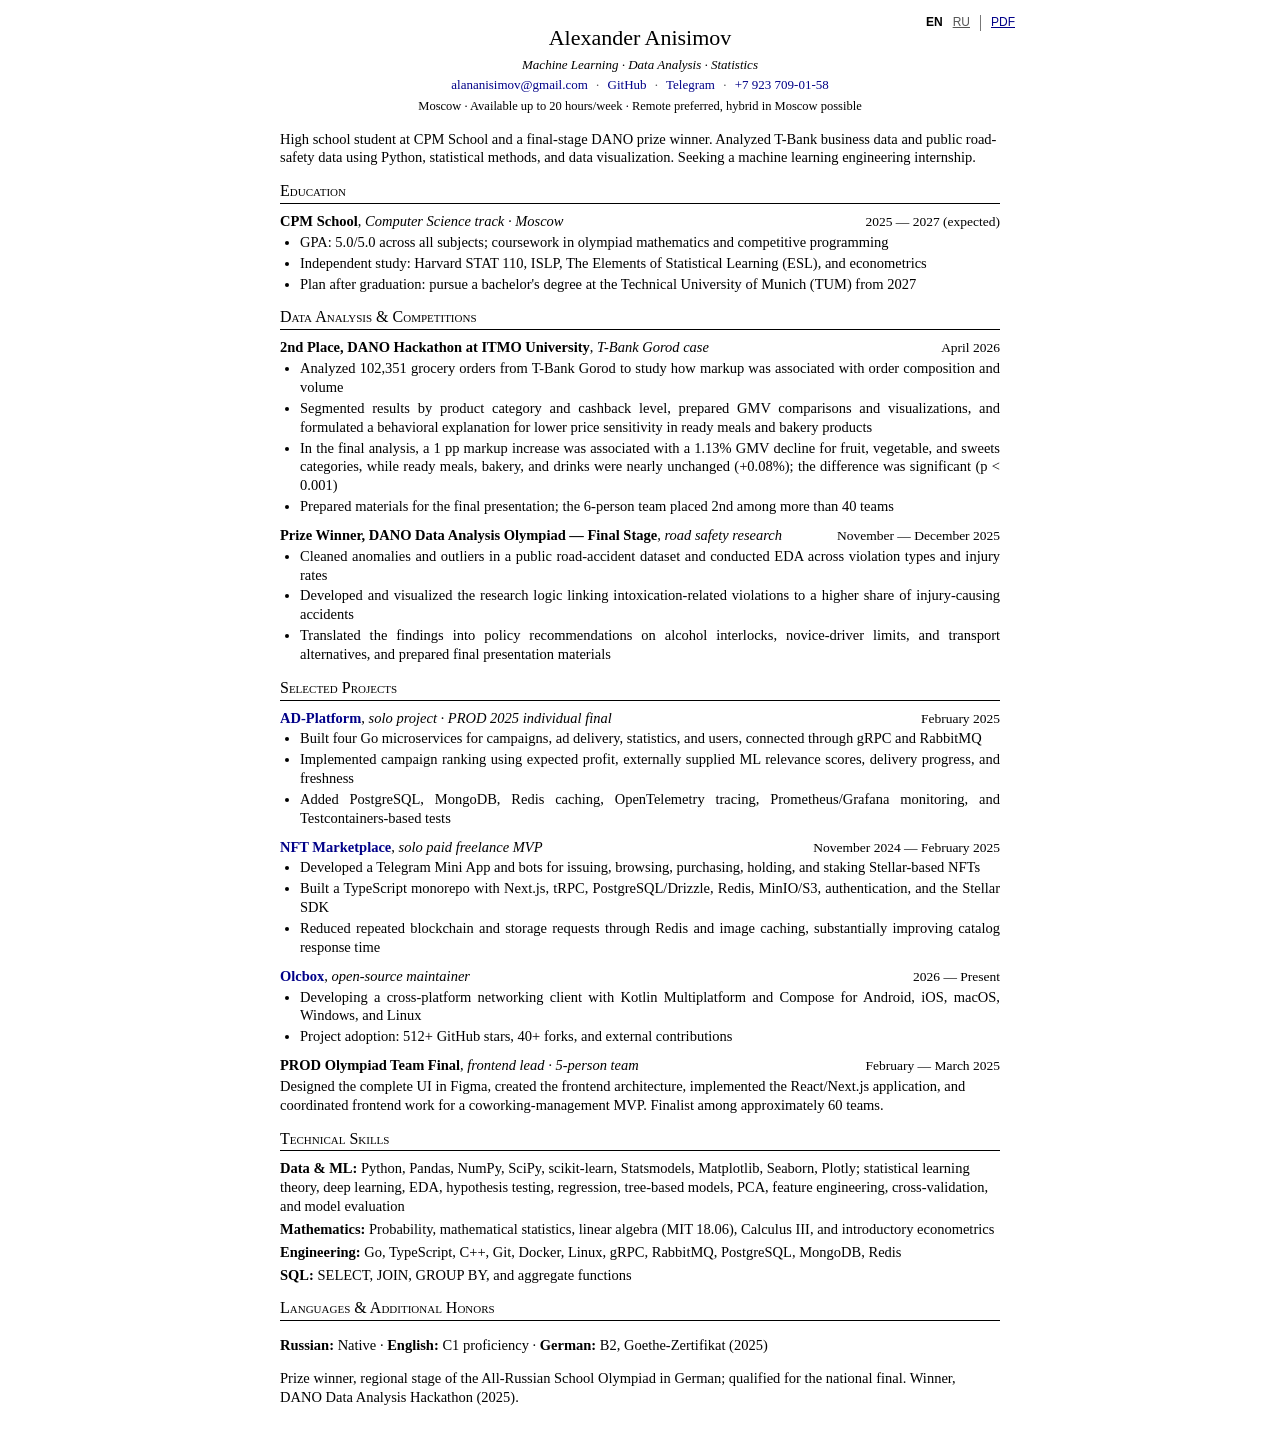
<file: index.html>
<!DOCTYPE html>
<html lang="en">
<head>
    <meta charset="UTF-8">
    <meta name="viewport" content="width=device-width, initial-scale=1.0">
    <title>Alexander Anisimov | CV</title>
    <meta name="description" content="Alexander Anisimov — final-stage DANO prize winner seeking a machine learning engineering internship. Experience with Python, statistical learning, and business data.">

    <link rel="canonical" href="https://aanisimov.com/">
    <link rel="alternate" hreflang="en" href="https://aanisimov.com/">
    <link rel="alternate" hreflang="ru" href="https://aanisimov.com/ru/">
    <link rel="alternate" hreflang="x-default" href="https://aanisimov.com/">
    <link rel="stylesheet" href="/styles.css">
</head>
<body>
    <nav class="page-actions" aria-label="CV actions">
        <span class="active" aria-current="page">EN</span>
        <a href="/ru/" lang="ru">RU</a>
        <a class="download-link" href="/output/pdf/alexander-anisimov-cv-en.pdf" download>PDF</a>
    </nav>

    <header class="cv-header">
        <h1>Alexander Anisimov</h1>
        <p class="headline">Machine Learning · Data Analysis · Statistics</p>
        <div class="contact-info">
            <a href="mailto:alananisimov@gmail.com">alananisimov@gmail.com</a>
            <span class="separator" aria-hidden="true">·</span>
            <a href="https://github.com/alananisimov" target="_blank" rel="noopener">GitHub</a>
            <span class="separator" aria-hidden="true">·</span>
            <a href="https://t.me/hollz69" target="_blank" rel="noopener">Telegram</a>
            <span class="separator" aria-hidden="true">·</span>
            <a href="tel:+79237090158">+7 923 709-01-58</a>
        </div>
        <p class="availability">Moscow · Available up to 20 hours/week · Remote preferred, hybrid in Moscow possible</p>
    </header>

    <main>
        <section class="profile" aria-label="Profile">
            <p>High school student at CPM School and a final-stage DANO prize winner. Analyzed T-Bank business data and public road-safety data using Python, statistical methods, and data visualization. Seeking a machine learning engineering internship.</p>
        </section>

        <section>
            <h2>Education</h2>
            <article class="entry-block">
                <div class="entry">
                    <div><span class="entry-title">CPM School</span>, <span class="entry-location">Computer Science track · Moscow</span></div>
                    <div class="entry-date">2025 — 2027 (expected)</div>
                </div>
                <ul>
                    <li>GPA: 5.0/5.0 across all subjects; coursework in olympiad mathematics and competitive programming</li>
                    <li>Independent study: Harvard STAT 110, ISLP, The Elements of Statistical Learning (ESL), and econometrics</li>
                    <li>Plan after graduation: pursue a bachelor's degree at the Technical University of Munich (TUM) from 2027</li>
                </ul>
            </article>
        </section>

        <section>
            <h2>Data Analysis & Competitions</h2>

            <article class="entry-block">
                <div class="entry">
                    <div><span class="entry-title">2nd Place, DANO Hackathon at ITMO University</span>, <span class="entry-location">T-Bank Gorod case</span></div>
                    <div class="entry-date">April 2026</div>
                </div>
                <ul>
                    <li>Analyzed 102,351 grocery orders from T-Bank Gorod to study how markup was associated with order composition and volume</li>
                    <li>Segmented results by product category and cashback level, prepared GMV comparisons and visualizations, and formulated a behavioral explanation for lower price sensitivity in ready meals and bakery products</li>
                    <li>In the final analysis, a 1 pp markup increase was associated with a 1.13% GMV decline for fruit, vegetable, and sweets categories, while ready meals, bakery, and drinks were nearly unchanged (+0.08%); the difference was significant (p &lt; 0.001)</li>
                    <li>Prepared materials for the final presentation; the 6-person team placed 2nd among more than 40 teams</li>
                </ul>
            </article>

            <article class="entry-block">
                <div class="entry">
                    <div><span class="entry-title">Prize Winner, DANO Data Analysis Olympiad — Final Stage</span>, <span class="entry-location">road safety research</span></div>
                    <div class="entry-date">November — December 2025</div>
                </div>
                <ul>
                    <li>Cleaned anomalies and outliers in a public road-accident dataset and conducted EDA across violation types and injury rates</li>
                    <li>Developed and visualized the research logic linking intoxication-related violations to a higher share of injury-causing accidents</li>
                    <li>Translated the findings into policy recommendations on alcohol interlocks, novice-driver limits, and transport alternatives, and prepared final presentation materials</li>
                </ul>
            </article>

        </section>

        <section>
            <h2>Selected Projects</h2>

            <article class="entry-block">
                <div class="entry">
                    <div><a class="entry-title" href="https://github.com/alananisimov/ad-platform" target="_blank" rel="noopener">AD-Platform</a>, <span class="entry-location">solo project · PROD 2025 individual final</span></div>
                    <div class="entry-date">February 2025</div>
                </div>
                <ul>
                    <li>Built four Go microservices for campaigns, ad delivery, statistics, and users, connected through gRPC and RabbitMQ</li>
                    <li>Implemented campaign ranking using expected profit, externally supplied ML relevance scores, delivery progress, and freshness</li>
                    <li>Added PostgreSQL, MongoDB, Redis caching, OpenTelemetry tracing, Prometheus/Grafana monitoring, and Testcontainers-based tests</li>
                </ul>
            </article>

            <article class="entry-block">
                <div class="entry">
                    <div><a class="entry-title" href="https://github.com/alananisimov/nft-marketplace" target="_blank" rel="noopener">NFT Marketplace</a>, <span class="entry-location">solo paid freelance MVP</span></div>
                    <div class="entry-date">November 2024 — February 2025</div>
                </div>
                <ul>
                    <li>Developed a Telegram Mini App and bots for issuing, browsing, purchasing, holding, and staking Stellar-based NFTs</li>
                    <li>Built a TypeScript monorepo with Next.js, tRPC, PostgreSQL/Drizzle, Redis, MinIO/S3, authentication, and the Stellar SDK</li>
                    <li>Reduced repeated blockchain and storage requests through Redis and image caching, substantially improving catalog response time</li>
                </ul>
            </article>

            <article class="entry-block">
                <div class="entry">
                    <div><a class="entry-title" href="https://github.com/alananisimov/olcbox" target="_blank" rel="noopener">Olcbox</a>, <span class="entry-location">open-source maintainer</span></div>
                    <div class="entry-date">2026 — Present</div>
                </div>
                <ul>
                    <li>Developing a cross-platform networking client with Kotlin Multiplatform and Compose for Android, iOS, macOS, Windows, and Linux</li>
                    <li>Project adoption: 512+ GitHub stars, 40+ forks, and external contributions</li>
                </ul>
            </article>

            <article class="entry-block compact-entry">
                <div class="entry">
                    <div><span class="entry-title">PROD Olympiad Team Final</span>, <span class="entry-location">frontend lead · 5-person team</span></div>
                    <div class="entry-date">February — March 2025</div>
                </div>
                <p class="entry-summary">Designed the complete UI in Figma, created the frontend architecture, implemented the React/Next.js application, and coordinated frontend work for a coworking-management MVP. Finalist among approximately 60 teams.</p>
            </article>
        </section>

        <section>
            <h2>Technical Skills</h2>
            <div class="skills-grid">
                <p><strong>Data & ML:</strong> Python, Pandas, NumPy, SciPy, scikit-learn, Statsmodels, Matplotlib, Seaborn, Plotly; statistical learning theory, deep learning, EDA, hypothesis testing, regression, tree-based models, PCA, feature engineering, cross-validation, and model evaluation</p>
                <p><strong>Mathematics:</strong> Probability, mathematical statistics, linear algebra (MIT 18.06), Calculus III, and introductory econometrics</p>
                <p><strong>Engineering:</strong> Go, TypeScript, C++, Git, Docker, Linux, gRPC, RabbitMQ, PostgreSQL, MongoDB, Redis</p>
                <p><strong>SQL:</strong> SELECT, JOIN, GROUP BY, and aggregate functions</p>
            </div>
        </section>

        <section>
            <h2>Languages & Additional Honors</h2>
            <p><strong>Russian:</strong> Native · <strong>English:</strong> C1 proficiency · <strong>German:</strong> B2, Goethe-Zertifikat (2025)</p>
            <p class="entry-summary">Prize winner, regional stage of the All-Russian School Olympiad in German; qualified for the national final. Winner, DANO Data Analysis Hackathon (2025).</p>
        </section>
    </main>
</body>
</html>
</file>
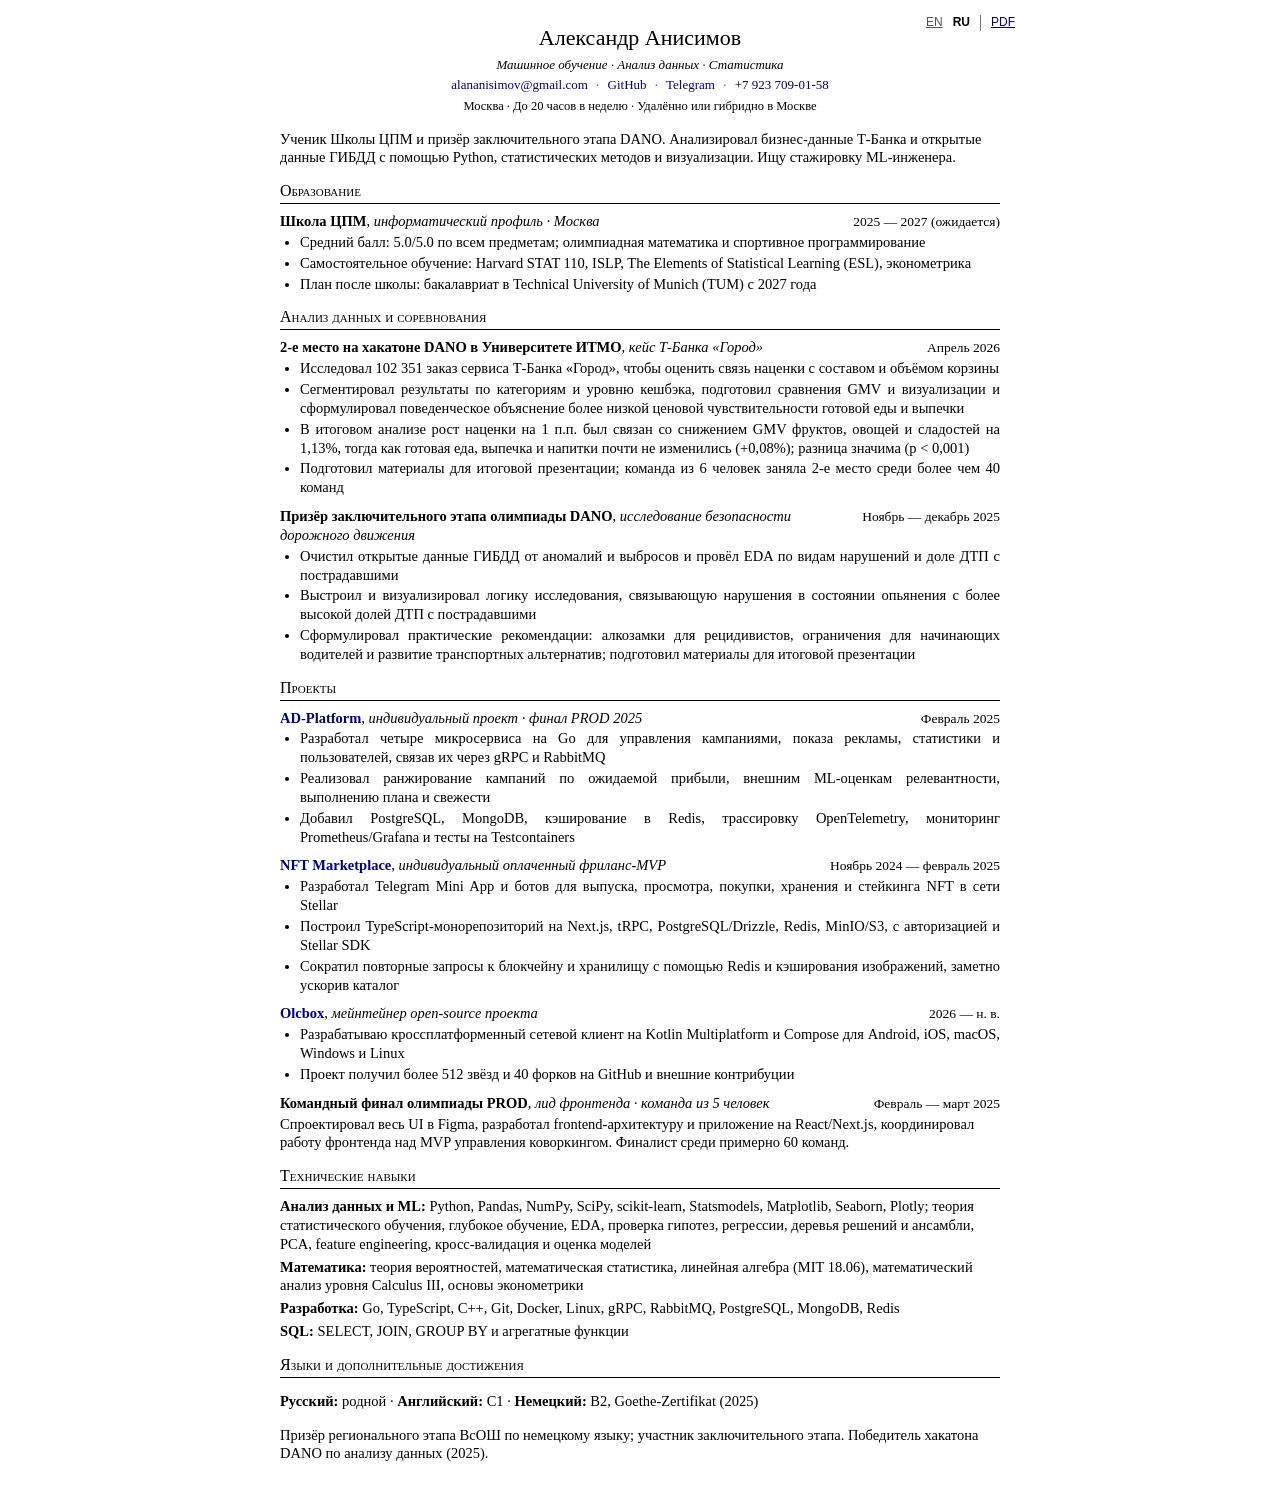
<file: ru/index.html>
<!DOCTYPE html>
<html lang="ru">
<head>
    <meta charset="UTF-8">
    <meta name="viewport" content="width=device-width, initial-scale=1.0">
    <title>Александр Анисимов | CV</title>
    <meta name="description" content="Александр Анисимов — призёр заключительного этапа DANO, ищет стажировку ML-инженера. Python, статистическое обучение и бизнес-данные.">

    <link rel="canonical" href="https://aanisimov.com/ru/">
    <link rel="alternate" hreflang="en" href="https://aanisimov.com/">
    <link rel="alternate" hreflang="ru" href="https://aanisimov.com/ru/">
    <link rel="alternate" hreflang="x-default" href="https://aanisimov.com/">
    <link rel="stylesheet" href="/styles.css">
</head>
<body>
    <nav class="page-actions" aria-label="Действия с CV">
        <a href="/" lang="en">EN</a>
        <span class="active" aria-current="page">RU</span>
        <a class="download-link" href="/output/pdf/alexander-anisimov-cv-ru.pdf" download>PDF</a>
    </nav>

    <header class="cv-header">
        <h1>Александр Анисимов</h1>
        <p class="headline">Машинное обучение · Анализ данных · Статистика</p>
        <div class="contact-info">
            <a href="mailto:alananisimov@gmail.com">alananisimov@gmail.com</a>
            <span class="separator" aria-hidden="true">·</span>
            <a href="https://github.com/alananisimov" target="_blank" rel="noopener">GitHub</a>
            <span class="separator" aria-hidden="true">·</span>
            <a href="https://t.me/hollz69" target="_blank" rel="noopener">Telegram</a>
            <span class="separator" aria-hidden="true">·</span>
            <a href="tel:+79237090158">+7 923 709-01-58</a>
        </div>
        <p class="availability">Москва · До 20 часов в неделю · Удалённо или гибридно в Москве</p>
    </header>

    <main>
        <section class="profile" aria-label="Профиль">
            <p>Ученик Школы ЦПМ и призёр заключительного этапа DANO. Анализировал бизнес-данные Т-Банка и открытые данные ГИБДД с помощью Python, статистических методов и визуализации. Ищу стажировку ML-инженера.</p>
        </section>

        <section>
            <h2>Образование</h2>
            <article class="entry-block">
                <div class="entry">
                    <div><span class="entry-title">Школа ЦПМ</span>, <span class="entry-location">информатический профиль · Москва</span></div>
                    <div class="entry-date">2025 — 2027 (ожидается)</div>
                </div>
                <ul>
                    <li>Средний балл: 5.0/5.0 по всем предметам; олимпиадная математика и спортивное программирование</li>
                    <li>Самостоятельное обучение: Harvard STAT 110, ISLP, The Elements of Statistical Learning (ESL), эконометрика</li>
                    <li>План после школы: бакалавриат в Technical University of Munich (TUM) с 2027 года</li>
                </ul>
            </article>
        </section>

        <section>
            <h2>Анализ данных и соревнования</h2>

            <article class="entry-block">
                <div class="entry">
                    <div><span class="entry-title">2-е место на хакатоне DANO в Университете ИТМО</span>, <span class="entry-location">кейс Т-Банка «Город»</span></div>
                    <div class="entry-date">Апрель 2026</div>
                </div>
                <ul>
                    <li>Исследовал 102 351 заказ сервиса Т-Банка «Город», чтобы оценить связь наценки с составом и объёмом корзины</li>
                    <li>Сегментировал результаты по категориям и уровню кешбэка, подготовил сравнения GMV и визуализации и сформулировал поведенческое объяснение более низкой ценовой чувствительности готовой еды и выпечки</li>
                    <li>В итоговом анализе рост наценки на 1 п.п. был связан со снижением GMV фруктов, овощей и сладостей на 1,13%, тогда как готовая еда, выпечка и напитки почти не изменились (+0,08%); разница значима (p &lt; 0,001)</li>
                    <li>Подготовил материалы для итоговой презентации; команда из 6 человек заняла 2-е место среди более чем 40 команд</li>
                </ul>
            </article>

            <article class="entry-block">
                <div class="entry">
                    <div><span class="entry-title">Призёр заключительного этапа олимпиады DANO</span>, <span class="entry-location">исследование безопасности дорожного движения</span></div>
                    <div class="entry-date">Ноябрь — декабрь 2025</div>
                </div>
                <ul>
                    <li>Очистил открытые данные ГИБДД от аномалий и выбросов и провёл EDA по видам нарушений и доле ДТП с пострадавшими</li>
                    <li>Выстроил и визуализировал логику исследования, связывающую нарушения в состоянии опьянения с более высокой долей ДТП с пострадавшими</li>
                    <li>Сформулировал практические рекомендации: алкозамки для рецидивистов, ограничения для начинающих водителей и развитие транспортных альтернатив; подготовил материалы для итоговой презентации</li>
                </ul>
            </article>

        </section>

        <section>
            <h2>Проекты</h2>

            <article class="entry-block">
                <div class="entry">
                    <div><a class="entry-title" href="https://github.com/alananisimov/ad-platform" target="_blank" rel="noopener">AD-Platform</a>, <span class="entry-location">индивидуальный проект · финал PROD 2025</span></div>
                    <div class="entry-date">Февраль 2025</div>
                </div>
                <ul>
                    <li>Разработал четыре микросервиса на Go для управления кампаниями, показа рекламы, статистики и пользователей, связав их через gRPC и RabbitMQ</li>
                    <li>Реализовал ранжирование кампаний по ожидаемой прибыли, внешним ML-оценкам релевантности, выполнению плана и свежести</li>
                    <li>Добавил PostgreSQL, MongoDB, кэширование в Redis, трассировку OpenTelemetry, мониторинг Prometheus/Grafana и тесты на Testcontainers</li>
                </ul>
            </article>

            <article class="entry-block">
                <div class="entry">
                    <div><a class="entry-title" href="https://github.com/alananisimov/nft-marketplace" target="_blank" rel="noopener">NFT Marketplace</a>, <span class="entry-location">индивидуальный оплаченный фриланс-MVP</span></div>
                    <div class="entry-date">Ноябрь 2024 — февраль 2025</div>
                </div>
                <ul>
                    <li>Разработал Telegram Mini App и ботов для выпуска, просмотра, покупки, хранения и стейкинга NFT в сети Stellar</li>
                    <li>Построил TypeScript-монорепозиторий на Next.js, tRPC, PostgreSQL/Drizzle, Redis, MinIO/S3, с авторизацией и Stellar SDK</li>
                    <li>Сократил повторные запросы к блокчейну и хранилищу с помощью Redis и кэширования изображений, заметно ускорив каталог</li>
                </ul>
            </article>

            <article class="entry-block">
                <div class="entry">
                    <div><a class="entry-title" href="https://github.com/alananisimov/olcbox" target="_blank" rel="noopener">Olcbox</a>, <span class="entry-location">мейнтейнер open-source проекта</span></div>
                    <div class="entry-date">2026 — н. в.</div>
                </div>
                <ul>
                    <li>Разрабатываю кроссплатформенный сетевой клиент на Kotlin Multiplatform и Compose для Android, iOS, macOS, Windows и Linux</li>
                    <li>Проект получил более 512 звёзд и 40 форков на GitHub и внешние контрибуции</li>
                </ul>
            </article>

            <article class="entry-block compact-entry">
                <div class="entry">
                    <div><span class="entry-title">Командный финал олимпиады PROD</span>, <span class="entry-location">лид фронтенда · команда из 5 человек</span></div>
                    <div class="entry-date">Февраль — март 2025</div>
                </div>
                <p class="entry-summary">Спроектировал весь UI в Figma, разработал frontend-архитектуру и приложение на React/Next.js, координировал работу фронтенда над MVP управления коворкингом. Финалист среди примерно 60 команд.</p>
            </article>
        </section>

        <section>
            <h2>Технические навыки</h2>
            <div class="skills-grid">
                <p><strong>Анализ данных и ML:</strong> Python, Pandas, NumPy, SciPy, scikit-learn, Statsmodels, Matplotlib, Seaborn, Plotly; теория статистического обучения, глубокое обучение, EDA, проверка гипотез, регрессии, деревья решений и ансамбли, PCA, feature engineering, кросс-валидация и оценка моделей</p>
                <p><strong>Математика:</strong> теория вероятностей, математическая статистика, линейная алгебра (MIT 18.06), математический анализ уровня Calculus III, основы эконометрики</p>
                <p><strong>Разработка:</strong> Go, TypeScript, C++, Git, Docker, Linux, gRPC, RabbitMQ, PostgreSQL, MongoDB, Redis</p>
                <p><strong>SQL:</strong> SELECT, JOIN, GROUP BY и агрегатные функции</p>
            </div>
        </section>

        <section>
            <h2>Языки и дополнительные достижения</h2>
            <p><strong>Русский:</strong> родной · <strong>Английский:</strong> C1 · <strong>Немецкий:</strong> B2, Goethe-Zertifikat (2025)</p>
            <p class="entry-summary">Призёр регионального этапа ВсОШ по немецкому языку; участник заключительного этапа. Победитель хакатона DANO по анализу данных (2025).</p>
        </section>
    </main>
</body>
</html>
</file>
<file: styles.css>
:root {
    --text-color: #000000;
    --bg-color: #ffffff;
    --link-color: #000088;
}

* {
    box-sizing: border-box;
}

@page {
    size: A4;
    margin: 0;
}

html {
    background: var(--bg-color);
}

body {
    position: relative;
    max-width: 800px;
    margin: 0 auto;
    padding: 1.5rem 2.5rem;
    color: var(--text-color);
    background: var(--bg-color);
    font-family: "Latin Modern Roman", "Computer Modern Roman", "CMU Serif", Garamond, Georgia, "Times New Roman", serif;
    font-size: 14.5px;
    line-height: 1.3;
    text-rendering: optimizeLegibility;
}

a {
    color: var(--link-color);
    text-decoration: none;
}

a:hover,
a:focus-visible {
    text-decoration: underline;
}

.page-actions {
    position: absolute;
    top: 15px;
    right: 20px;
    display: flex;
    align-items: center;
    gap: 0;
    font-family: sans-serif;
    font-size: 12px;
}

.page-actions a,
.page-actions span {
    margin: 0;
    padding: 0 5px;
    border: 0;
    color: #555;
    background: none;
    text-decoration: underline;
}

.page-actions .active {
    color: var(--text-color);
    font-weight: bold;
    text-decoration: none;
}

.page-actions .download-link {
    margin-left: 5px;
    padding-left: 10px;
    border-left: 1px solid #777;
    color: var(--link-color);
}

.cv-header {
    text-align: center;
}

h1 {
    margin: 0 0 4px;
    font-size: 22px;
    font-weight: normal;
}

.headline {
    margin: 0 0 4px;
    font-size: 13px;
    font-style: italic;
}

.contact-info {
    text-align: center;
    font-size: 13px;
}

.separator {
    margin: 0 5px;
    color: #555;
}

.availability {
    margin: 4px 0 15px;
    font-size: 12.5px;
}

.profile {
    margin: 0;
}

.profile p {
    margin: 0 0 5px;
}

section {
    margin-top: 14px;
}

h2 {
    margin: 14px 0 8px;
    padding-bottom: 1px;
    border-bottom: 1px solid var(--text-color);
    font-size: 16px;
    font-variant: small-caps;
    font-weight: normal;
}

.entry-block {
    margin-bottom: 10px;
}

.entry-block:last-child {
    margin-bottom: 0;
}

.entry {
    display: flex;
    justify-content: space-between;
    align-items: baseline;
    margin-bottom: 2px;
}

.entry-title {
    color: inherit;
    font-weight: bold;
}

a.entry-title {
    color: var(--link-color);
}

.entry-location {
    font-style: italic;
}

.entry-date {
    flex: 0 0 auto;
    text-align: right;
    white-space: nowrap;
    font-size: 13.5px;
}

ul {
    margin: 2px 0 8px;
    padding-left: 20px;
}

li {
    margin-bottom: 2px;
    text-align: justify;
}

.entry-summary {
    margin: 2px 0 8px;
}

.skills-grid p {
    margin: 0 0 4px;
}

.skills-grid p:last-child,
section > p:last-child {
    margin-bottom: 0;
}

@media (max-width: 600px) {
    body {
        padding: 1rem;
        padding-top: 2.5rem;
    }

    .page-actions {
        top: 10px;
        right: 10px;
    }

    .entry {
        flex-direction: column;
    }

    .entry-date {
        text-align: left;
        font-style: italic;
    }

    .separator {
        display: none;
    }

    .contact-info a {
        display: block;
        margin-bottom: 2px;
    }
}

@media print {
    .page-actions {
        display: none !important;
    }

    body {
        padding: 1.5rem 2.5rem;
    }
}
</file>
